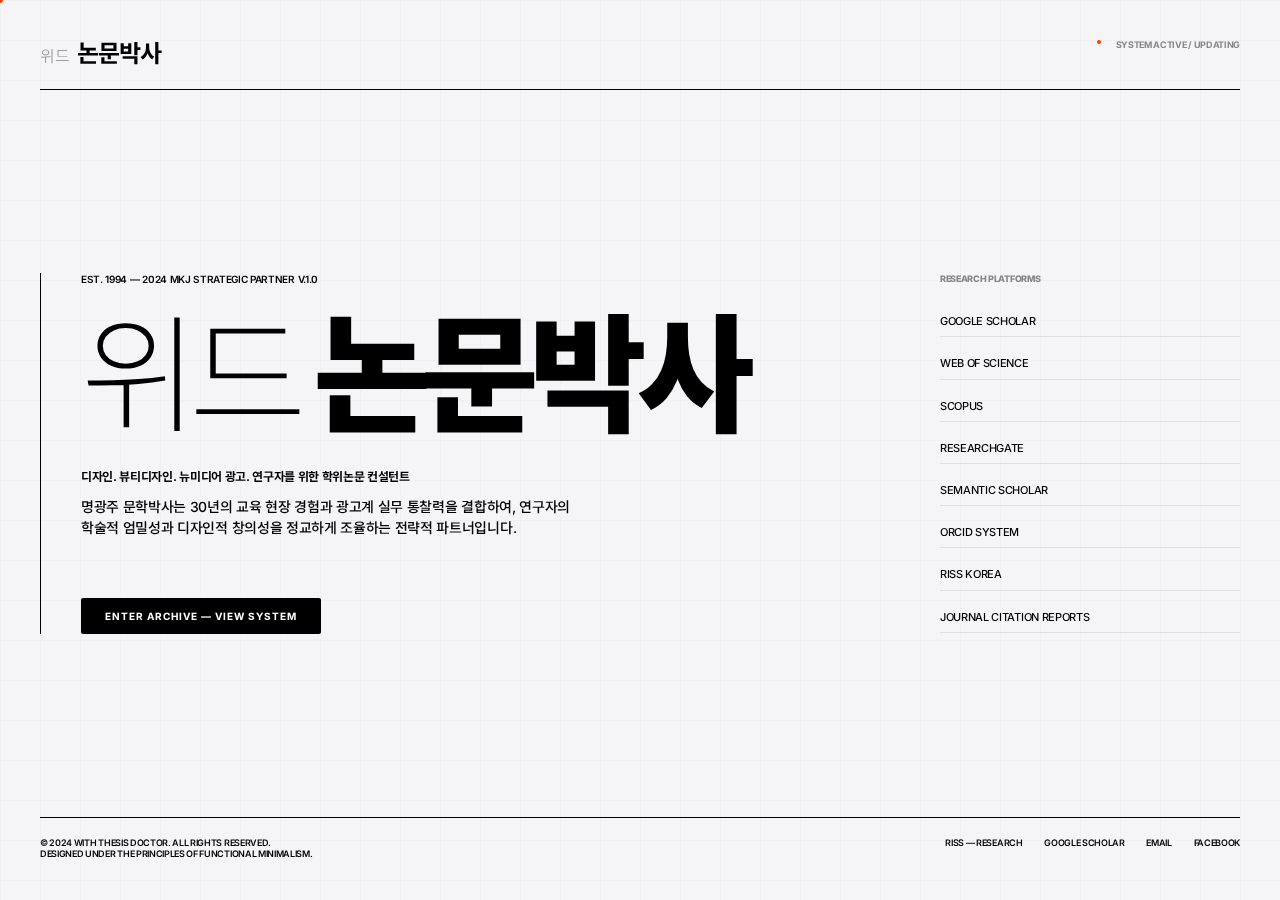
<file: index.html>
<!DOCTYPE html>
<html lang="ko">
<head>
    <meta charset="UTF-8">
    <meta name="viewport" content="width=device-width, initial-scale=1.0">
    <title>Work in Progress | 위드 논문박사</title>
    <link rel="stylesheet" href="wip-style.css">
    <link rel="preconnect" href="https://fonts.googleapis.com">
    <link rel="preconnect" href="https://fonts.gstatic.com" crossorigin>
    <link href="https://fonts.googleapis.com/css2?family=Inter:wght@200;400;500;700;800&family=Noto+Sans+KR:wght@300;400;700&display=swap" rel="stylesheet">
</head>
<body>
    <div class="cursor"></div>
    <div class="noise"></div>
    
    <div class="braun-dial">
        <div class="dial-line"></div>
        <div class="dial-line"></div>
        <div class="dial-line accent"></div>
        <div class="dial-line"></div>
    </div>

    <div class="site-wrapper">
        <header class="header">
            <div class="logo">
                <span class="with-text">위드</span>
                <span class="bold-highlight">논문박사</span>
            </div>
            <div class="status-module">
                <span class="status-dot"></span>
                <span class="status-text">SYSTEM ACTIVE / UPDATING</span>
            </div>
        </header>

        <main class="content">
            <section class="hero">
                <div class="stamp">
                    EST. 1994 — 2024 <span>MKJ STRATEGIC PARTNER</span> <span>v.1.0</span>
                </div>
                <h1 class="wip-title">
                    <span class="light">위드</span> <span class="heavy">논문박사</span>
                </h1>
                <div class="statement">
                    <span class="highlight">디자인. 뷰티디자인. 뉴미디어 광고. 연구자를 위한 학위논문 컨설턴트</span>
                    명광주 문학박사는 30년의 교육 현장 경험과 광고계 실무 통찰력을 결합하여, 연구자의 학술적 엄밀성과 디자인적 창의성을 정교하게 조율하는 전략적 파트너입니다.
                </div>
                <div class="nav-module">
                    <a href="profile.html" class="enter-btn">ENTER ARCHIVE — VIEW SYSTEM</a>
                </div>
            </section>

            <aside class="ref-module">
                <p class="ref-label">RESEARCH PLATFORMS</p>
                <a href="https://scholar.google.com" class="ref-item" target="_blank">GOOGLE SCHOLAR</a>
                <a href="https://www.webofscience.com" class="ref-item" target="_blank">WEB OF SCIENCE</a>
                <a href="https://www.scopus.com" class="ref-item" target="_blank">SCOPUS</a>
                <a href="https://www.researchgate.net" class="ref-item" target="_blank">RESEARCHGATE</a>
                <a href="https://www.semanticscholar.org" class="ref-item" target="_blank">SEMANTIC SCHOLAR</a>
                <a href="https://orcid.org" class="ref-item" target="_blank">ORCID SYSTEM</a>
                <a href="https://www.riss.kr" class="ref-item" target="_blank">RISS KOREA</a>
                <a href="https://access.clarivate.com/login?app=jcr" class="ref-item" target="_blank">JOURNAL CITATION REPORTS</a>
            </aside>
        </main>

        <footer class="footer">
            <div class="footer-info">
                <p>© 2024 WITH THESIS DOCTOR. ALL RIGHTS RESERVED.</p>
                <p>DESIGNED UNDER THE PRINCIPLES OF FUNCTIONAL MINIMALISM.</p>
            </div>
            <div class="footer-links">
                <a href="https://www.riss.kr/search/Search.do?query=%EB%AA%85%EA%B4%91%EC%A3%BC" target="_blank">RISS — RESEARCH</a>
                <a href="https://scholar.google.co.kr/scholar?q=%EB%AA%85%EA%B4%91%EC%A3%BC" target="_blank">GOOGLE SCHOLAR</a>
                <a href="mailto:adpromyung@naver.com">EMAIL</a>
                <a href="https://www.facebook.com/hansungjob/?locale=ko_KR" target="_blank">FACEBOOK</a>
            </div>
        </footer>
    </div>

    <script>
        const cursor = document.querySelector('.cursor');
        document.addEventListener('mousemove', (e) => {
            cursor.style.left = e.clientX + 'px';
            cursor.style.top = e.clientY + 'px';
        });

        const interactive = document.querySelectorAll('a, .enter-btn');
        interactive.forEach(el => {
            el.addEventListener('mouseenter', () => cursor.classList.add('active'));
            el.addEventListener('mouseleave', () => cursor.classList.remove('active'));
        });
    </script>
</body>
</html>
</file>
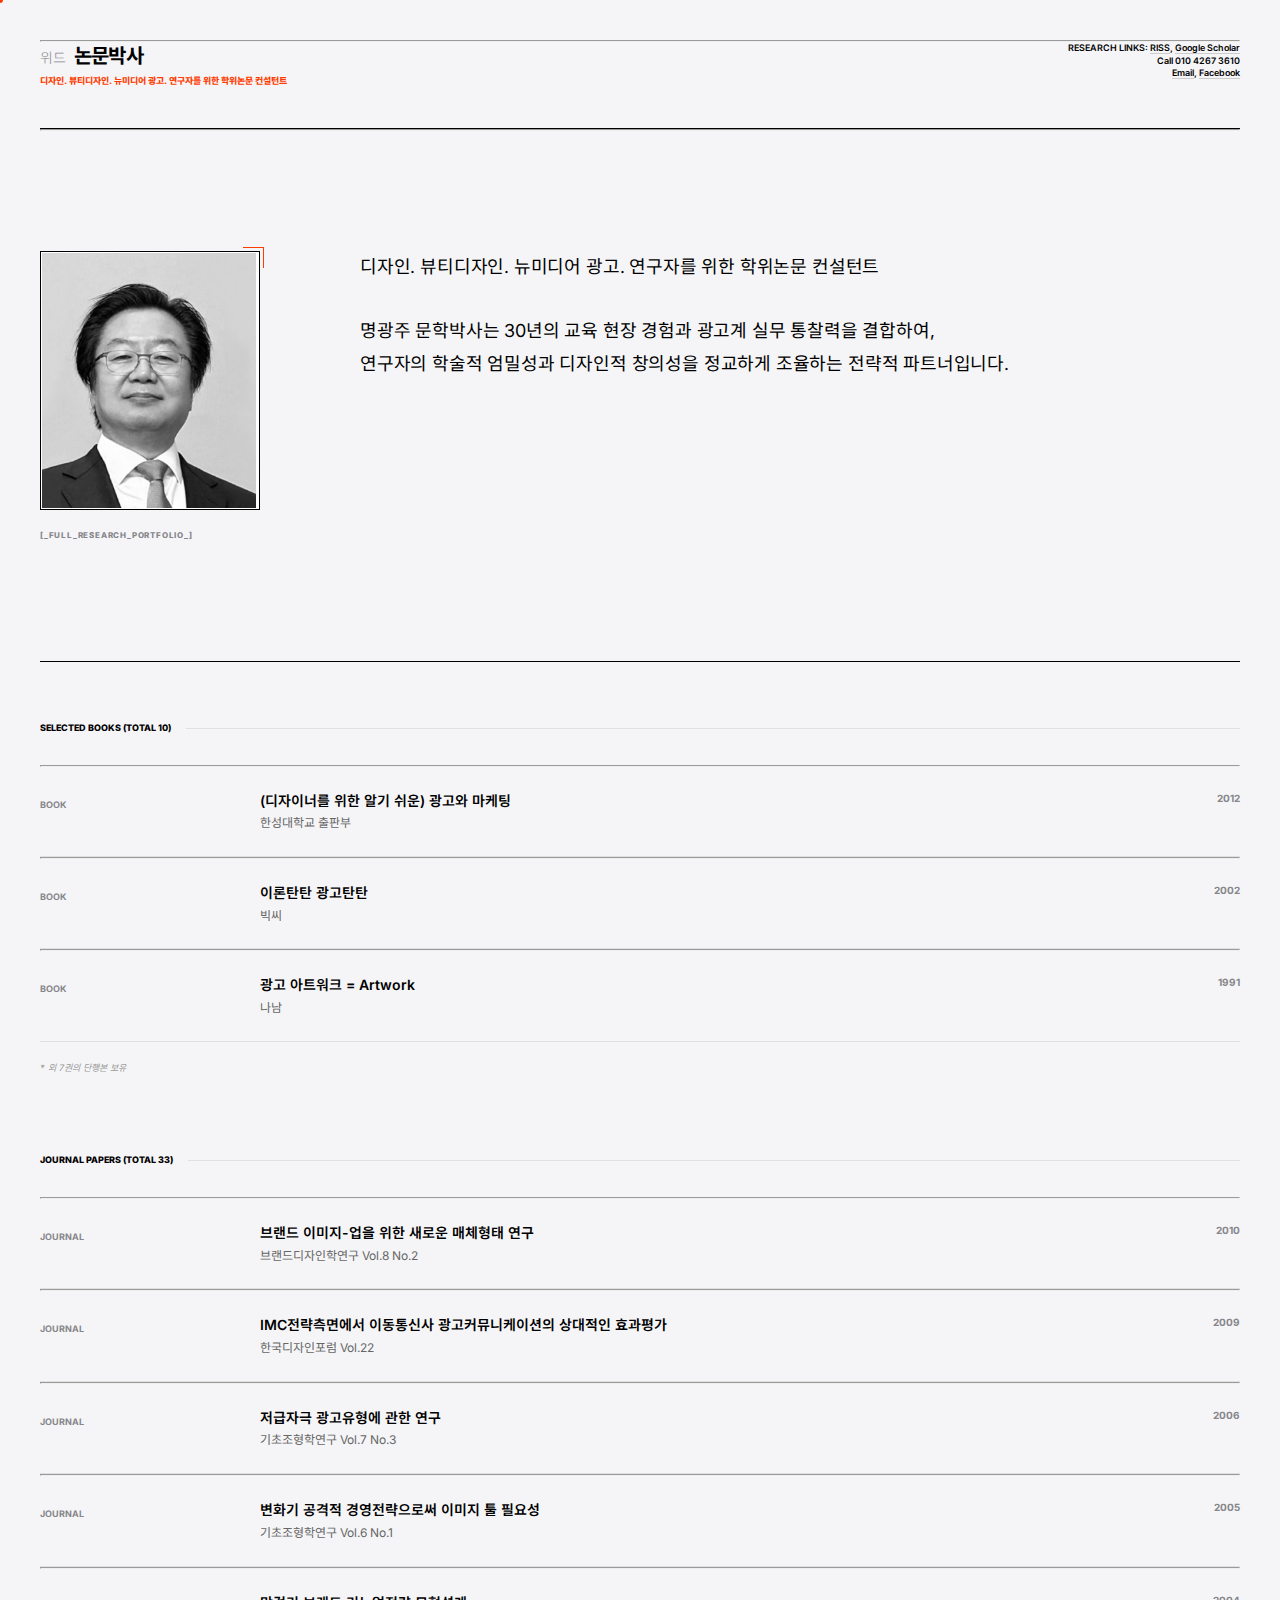
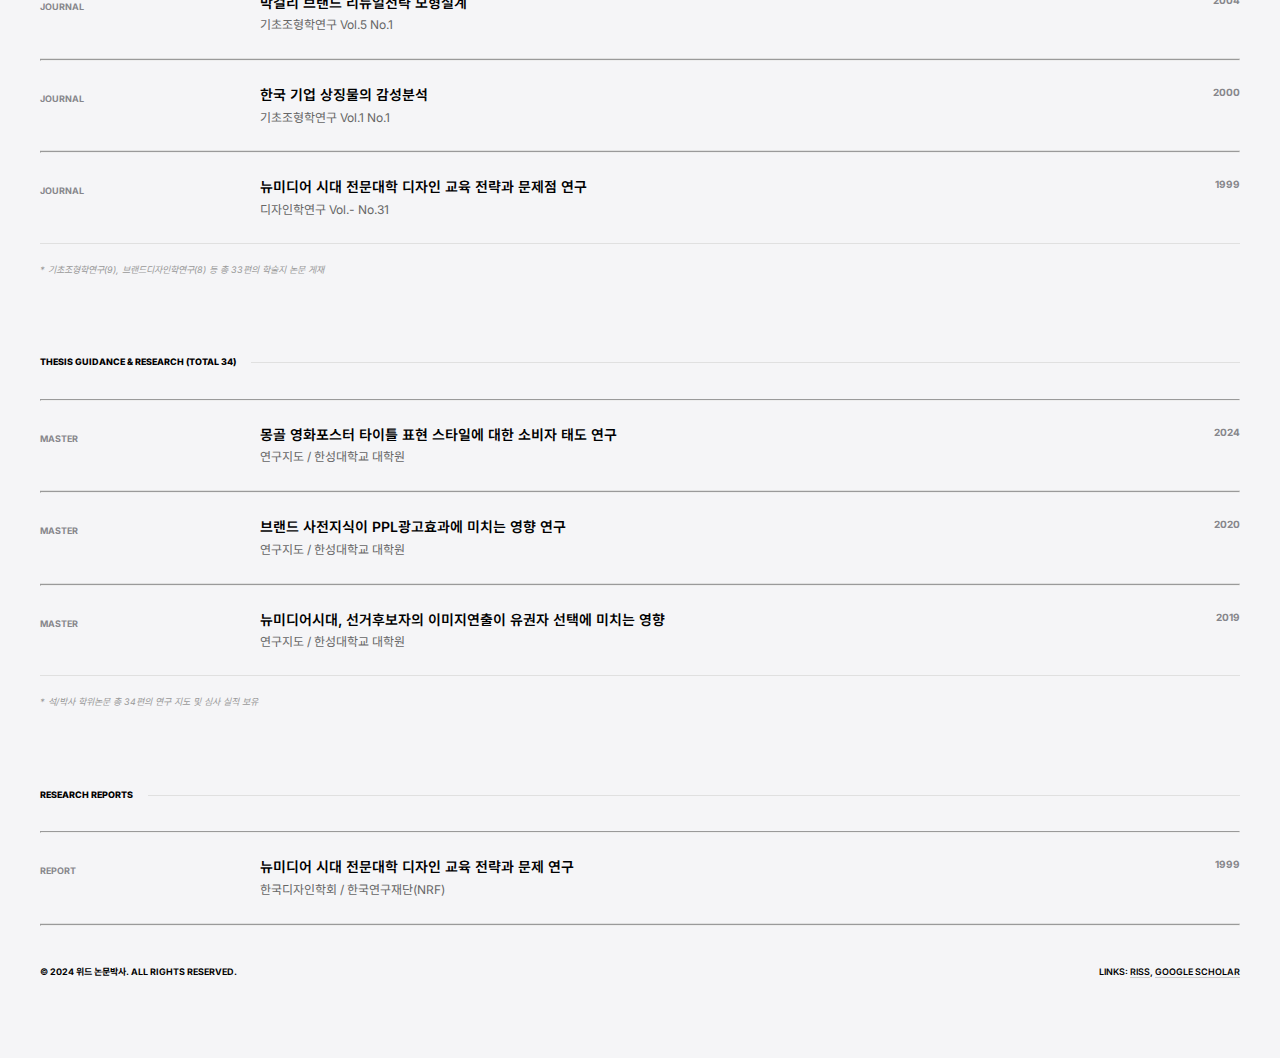
<file: profile.html>
<!DOCTYPE html>
<html lang="ko">
<head>
    <meta charset="UTF-8">
    <meta name="viewport" content="width=device-width, initial-scale=1.0">
    <title>명광주 교수 포트폴리오 | 위드 논문박사</title>
    <link rel="stylesheet" href="style.css">
    <link rel="preconnect" href="https://fonts.googleapis.com">
    <link rel="preconnect" href="https://fonts.gstatic.com" crossorigin>
    <link href="https://fonts.googleapis.com/css2?family=Inter:wght@300;400;500;600&family=Noto+Sans+KR:wght@300;400;500&display=swap" rel="stylesheet">
</head>
<body>
    <div class="cursor"></div>
    <div class="noise"></div>
    <div class="site-container">
        <header class="site-header">
            <div class="header-inner">
                <hr class="separator">
                <div class="header-content">
                    <div class="header-left">
                        <a href="index.html" class="back-home-link">
                            <div class="logo">
                                <span class="with-text">위드</span>
                                <span class="bold-highlight">논문박사</span>
                            </div>
                        </a>
                        <p class="header-desc">디자인. 뷰티디자인. 뉴미디어 광고. 연구자를 위한 학위논문 컨설턴트</p>
                    </div>
                    <div class="header-right">
                        <div class="contact-info">
                            <p>RESEARCH LINKS: 
                                <a href="https://www.riss.kr/search/Search.do?isDetailSearch=N&searchGubun=true&viewYn=OP&query=%EB%AA%85%EA%B4%91%EC%A3%BC" target="_blank">RISS</a>, 
                                <a href="https://scholar.google.co.kr/scholar?q=%EB%AA%85%EA%B4%91%EC%A3%BC" target="_blank">Google Scholar</a>
                            </p>
                            <p>Call 010 4267 3610</p>
                            <p><a href="mailto:adpromyung@naver.com">Email</a>, <a href="https://www.facebook.com/hansungjob/?locale=ko_KR" target="_blank">Facebook</a></p>
                        </div>
                    </div>
                </div>
                <hr class="separator">
            </div>
        </header>

        <main class="site-main">
            <section class="intro-section">
                <div class="intro-grid">
                    <div class="intro-image-container">
                        <div class="intro-image">
                            <img src="assets/images/profile.jpg" alt="명광주 교수 프로필" class="bw-profile">
                        </div>
                        <p class="label">[_FULL_RESEARCH_PORTFOLIO_]</p>
                    </div>
                    <div class="intro-text">
                        <div class="statement-grid">
                            <h1 class="main-statement">
                                디자인. 뷰티디자인. 뉴미디어 광고. 연구자를 위한 학위논문 컨설턴트 <br><br>
                                명광주 문학박사는 30년의 교육 현장 경험과 광고계 실무 통찰력을 결합하여, <br>
                                연구자의 학술적 엄밀성과 디자인적 창의성을 정교하게 조율하는 전략적 파트너입니다.
                            </h1>
                        </div>
                    </div>
                </div>
            </section>

            <!-- Books Section -->
            <section class="experience-section">
                <p class="section-label">Selected Books (Total 10)</p>
                <div class="experience-item">
                    <hr class="separator">
                    <div class="exp-grid">
                        <div class="exp-meta"><span class="category">Book</span></div>
                        <div class="exp-content"><h3>(디자이너를 위한 알기 쉬운) 광고와 마케팅</h3><p>한성대학교 출판부</p></div>
                        <div class="exp-date">2012</div>
                    </div>
                </div>
                <div class="experience-item">
                    <hr class="separator">
                    <div class="exp-grid">
                        <div class="exp-meta"><span class="category">Book</span></div>
                        <div class="exp-content"><h3>이론탄탄 광고탄탄</h3><p>빅씨</p></div>
                        <div class="exp-date">2002</div>
                    </div>
                </div>
                <div class="experience-item">
                    <hr class="separator">
                    <div class="exp-grid">
                        <div class="exp-meta"><span class="category">Book</span></div>
                        <div class="exp-content"><h3>광고 아트워크 = Artwork</h3><p>나남</p></div>
                        <div class="exp-date">1991</div>
                    </div>
                </div>
                <p class="more-info">* 외 7권의 단행본 보유</p>
            </section>

            <!-- Journal Papers Section -->
            <section class="experience-section">
                <p class="section-label">Journal Papers (Total 33)</p>
                <div class="experience-item">
                    <hr class="separator">
                    <div class="exp-grid">
                        <div class="exp-meta"><span class="category">Journal</span></div>
                        <div class="exp-content"><h3>브랜드 이미지-업을 위한 새로운 매체형태 연구</h3><p>브랜드디자인학연구 Vol.8 No.2</p></div>
                        <div class="exp-date">2010</div>
                    </div>
                </div>
                <div class="experience-item">
                    <hr class="separator">
                    <div class="exp-grid">
                        <div class="exp-meta"><span class="category">Journal</span></div>
                        <div class="exp-content"><h3>IMC전략측면에서 이동통신사 광고커뮤니케이션의 상대적인 효과평가</h3><p>한국디자인포럼 Vol.22</p></div>
                        <div class="exp-date">2009</div>
                    </div>
                </div>
                <div class="experience-item">
                    <hr class="separator">
                    <div class="exp-grid">
                        <div class="exp-meta"><span class="category">Journal</span></div>
                        <div class="exp-content"><h3>저급자극 광고유형에 관한 연구</h3><p>기초조형학연구 Vol.7 No.3</p></div>
                        <div class="exp-date">2006</div>
                    </div>
                </div>
                <div class="experience-item">
                    <hr class="separator">
                    <div class="exp-grid">
                        <div class="exp-meta"><span class="category">Journal</span></div>
                        <div class="exp-content"><h3>변화기 공격적 경영전략으로써 이미지 툴 필요성</h3><p>기초조형학연구 Vol.6 No.1</p></div>
                        <div class="exp-date">2005</div>
                    </div>
                </div>
                <div class="experience-item">
                    <hr class="separator">
                    <div class="exp-grid">
                        <div class="exp-meta"><span class="category">Journal</span></div>
                        <div class="exp-content"><h3>막걸리 브랜드 리뉴얼전략 모형설계</h3><p>기초조형학연구 Vol.5 No.1</p></div>
                        <div class="exp-date">2004</div>
                    </div>
                </div>
                <div class="experience-item">
                    <hr class="separator">
                    <div class="exp-grid">
                        <div class="exp-meta"><span class="category">Journal</span></div>
                        <div class="exp-content"><h3>한국 기업 상징물의 감성분석</h3><p>기초조형학연구 Vol.1 No.1</p></div>
                        <div class="exp-date">2000</div>
                    </div>
                </div>
                <div class="experience-item">
                    <hr class="separator">
                    <div class="exp-grid">
                        <div class="exp-meta"><span class="category">Journal</span></div>
                        <div class="exp-content"><h3>뉴미디어 시대 전문대학 디자인 교육 전략과 문제점 연구</h3><p>디자인학연구 Vol.- No.31</p></div>
                        <div class="exp-date">1999</div>
                    </div>
                </div>
                <p class="more-info">* 기초조형학연구(9), 브랜드디자인학연구(8) 등 총 33편의 학술지 논문 게재</p>
            </section>

            <!-- Thesis Guidance Section -->
            <section class="experience-section">
                <p class="section-label">Thesis Guidance & Research (Total 34)</p>
                <div class="experience-item">
                    <hr class="separator">
                    <div class="exp-grid">
                        <div class="exp-meta"><span class="category">Master</span></div>
                        <div class="exp-content"><h3>몽골 영화포스터 타이틀 표현 스타일에 대한 소비자 태도 연구</h3><p>연구지도 / 한성대학교 대학원</p></div>
                        <div class="exp-date">2024</div>
                    </div>
                </div>
                <div class="experience-item">
                    <hr class="separator">
                    <div class="exp-grid">
                        <div class="exp-meta"><span class="category">Master</span></div>
                        <div class="exp-content"><h3>브랜드 사전지식이 PPL광고효과에 미치는 영향 연구</h3><p>연구지도 / 한성대학교 대학원</p></div>
                        <div class="exp-date">2020</div>
                    </div>
                </div>
                <div class="experience-item">
                    <hr class="separator">
                    <div class="exp-grid">
                        <div class="exp-meta"><span class="category">Master</span></div>
                        <div class="exp-content"><h3>뉴미디어시대, 선거후보자의 이미지연출이 유권자 선택에 미치는 영향</h3><p>연구지도 / 한성대학교 대학원</p></div>
                        <div class="exp-date">2019</div>
                    </div>
                </div>
                <p class="more-info">* 석/박사 학위논문 총 34편의 연구 지도 및 심사 실적 보유</p>
            </section>

            <!-- Reports Section -->
            <section class="experience-section">
                <p class="section-label">Research Reports</p>
                <div class="experience-item">
                    <hr class="separator">
                    <div class="exp-grid">
                        <div class="exp-meta"><span class="category">Report</span></div>
                        <div class="exp-content"><h3>뉴미디어 시대 전문대학 디자인 교육 전략과 문제 연구</h3><p>한국디자인학회 / 한국연구재단(NRF)</p></div>
                        <div class="exp-date">1999</div>
                    </div>
                </div>
            </section>
        </main>

        <footer class="site-footer">
            <div class="footer-inner">
                <hr class="separator">
                <div class="footer-content">
                    <div class="footer-left">
                        <p class="copyright">&copy; 2024 위드 논문박사. All rights reserved.</p>
                    </div>
                    <div class="footer-right">
                        <div class="contact-info">
                            <p>LINKS: 
                                <a href="https://www.riss.kr/search/Search.do?isDetailSearch=N&searchGubun=true&viewYn=OP&query=%EB%AA%85%EA%B4%91%EC%A3%BC" target="_blank">RISS</a>, 
                                <a href="https://scholar.google.co.kr/scholar?q=%EB%AA%85%EA%B4%91%EC%A3%BC" target="_blank">Google Scholar</a>
                            </p>
                        </div>
                    </div>
                </div>
            </div>
        </footer>
    </div>

    <script>
        document.addEventListener('mousemove', (e) => {
            const cursor = document.querySelector('.cursor');
            if(cursor) {
                cursor.style.left = e.clientX + 'px';
                cursor.style.top = e.clientY + 'px';
            }
        });

        const interactiveElements = document.querySelectorAll('a, button, .experience-item, .intro-image img');
        interactiveElements.forEach(item => {
            item.addEventListener('mouseenter', () => {
                const cursor = document.querySelector('.cursor');
                if(cursor) cursor.classList.add('active');
            });
            item.addEventListener('mouseleave', () => {
                const cursor = document.querySelector('.cursor');
                if(cursor) cursor.classList.remove('active');
            });
        });
    </script>
</body>
</html>
</file>
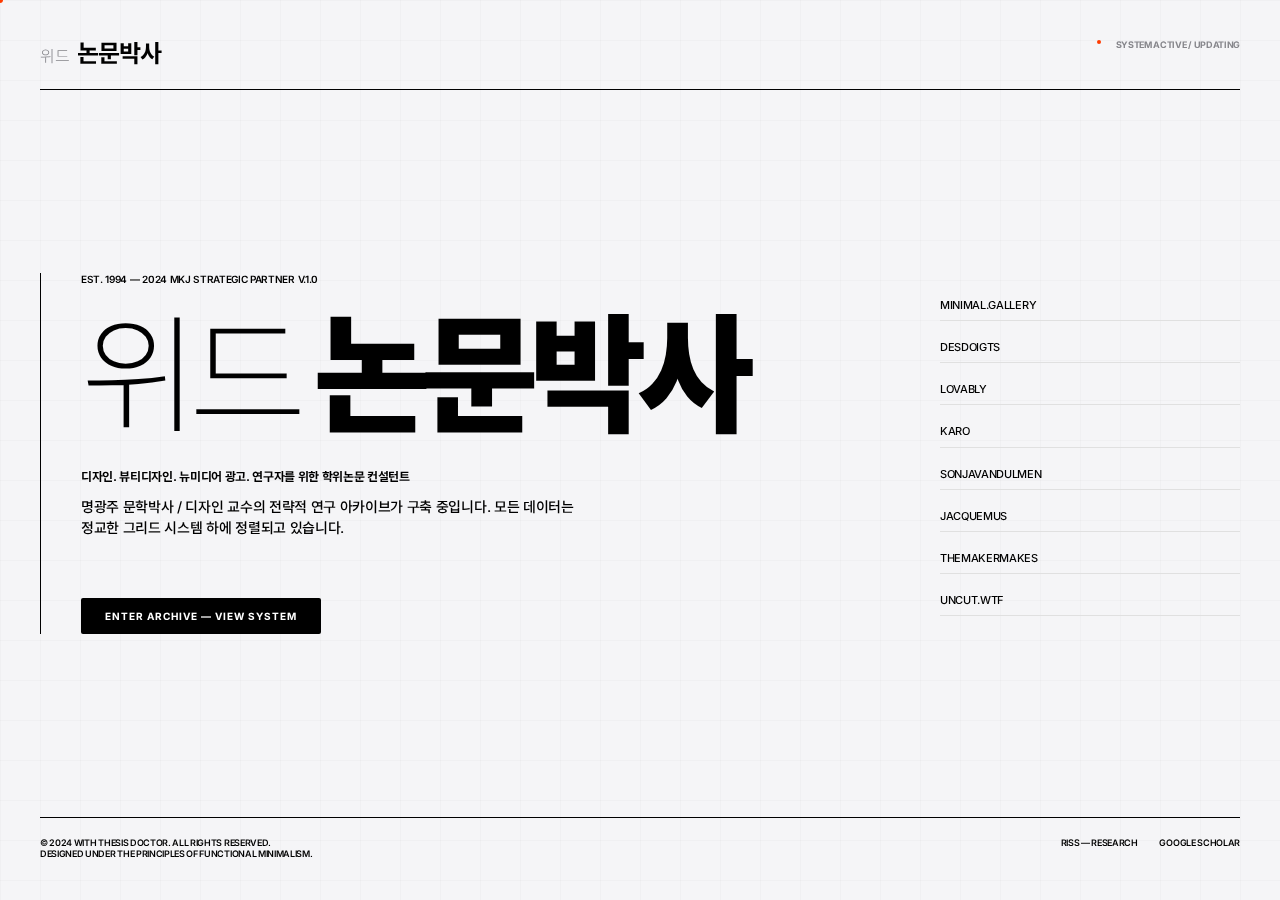
<file: wip.html>
<!DOCTYPE html>
<html lang="ko">
<head>
    <meta charset="UTF-8">
    <meta name="viewport" content="width=device-width, initial-scale=1.0">
    <title>Work in Progress | 위드 논문박사</title>
    <link rel="stylesheet" href="wip-style.css">
    <link rel="preconnect" href="https://fonts.googleapis.com">
    <link rel="preconnect" href="https://fonts.gstatic.com" crossorigin>
    <link href="https://fonts.googleapis.com/css2?family=Inter:wght@200;400;500;700;800&family=Noto+Sans+KR:wght@300;400;700&display=swap" rel="stylesheet">
</head>
<body>
    <div class="cursor"></div>
    <div class="noise"></div>
    
    <div class="braun-dial">
        <div class="dial-line"></div>
        <div class="dial-line"></div>
        <div class="dial-line accent"></div>
        <div class="dial-line"></div>
    </div>

    <div class="site-wrapper">
        <header class="header">
            <div class="logo">
                <span class="with-text">위드</span>
                <span class="bold-highlight">논문박사</span>
            </div>
            <div class="status-module">
                <span class="status-dot"></span>
                <span class="status-text">SYSTEM ACTIVE / UPDATING</span>
            </div>
        </header>

        <main class="content">
            <section class="hero">
                <div class="stamp">
                    EST. 1994 — 2024 <span>MKJ STRATEGIC PARTNER</span> <span>v.1.0</span>
                </div>
                <h1 class="wip-title">
                    <span class="light">위드</span> <span class="heavy">논문박사</span>
                </h1>
                <div class="statement">
                    <span class="highlight">디자인. 뷰티디자인. 뉴미디어 광고. 연구자를 위한 학위논문 컨설턴트</span>
                    명광주 문학박사 / 디자인 교수의 전략적 연구 아카이브가 구축 중입니다. 모든 데이터는 정교한 그리드 시스템 하에 정렬되고 있습니다.
                </div>
                <div class="nav-module">
                    <a href="index.html" class="enter-btn">ENTER ARCHIVE — VIEW SYSTEM</a>
                </div>
            </section>

            <aside class="ref-module">
                <a href="https://minimal.gallery" class="ref-item" target="_blank">MINIMAL.GALLERY</a>
                <a href="https://desdoigts.com" class="ref-item" target="_blank">DESDOIGTS</a>
                <a href="https://lovably.com" class="ref-item" target="_blank">LOVABLY</a>
                <a href="https://karocrafts.com" class="ref-item" target="_blank">KARO</a>
                <a href="https://sonjavandulmen.com" class="ref-item" target="_blank">SONJAVANDULMEN</a>
                <a href="https://jacquemus.com" class="ref-item" target="_blank">JACQUEMUS</a>
                <a href="https://themakermakes.com" class="ref-item" target="_blank">THEMAKERMAKES</a>
                <a href="https://uncut.wtf" class="ref-item" target="_blank">UNCUT.WTF</a>
            </aside>
        </main>

        <footer class="footer">
            <div class="footer-info">
                <p>© 2024 WITH THESIS DOCTOR. ALL RIGHTS RESERVED.</p>
                <p>DESIGNED UNDER THE PRINCIPLES OF FUNCTIONAL MINIMALISM.</p>
            </div>
            <div class="footer-links">
                <a href="https://www.riss.kr/search/Search.do?query=%EB%AA%85%EA%B4%91%EC%A3%BC" target="_blank">RISS — RESEARCH</a>
                <a href="https://scholar.google.co.kr/scholar?q=%EB%AA%85%EA%B4%91%EC%A3%BC" target="_blank">GOOGLE SCHOLAR</a>
            </div>
        </footer>
    </div>

    <script>
        const cursor = document.querySelector('.cursor');
        document.addEventListener('mousemove', (e) => {
            cursor.style.left = e.clientX + 'px';
            cursor.style.top = e.clientY + 'px';
        });

        const interactive = document.querySelectorAll('a, .enter-btn');
        interactive.forEach(el => {
            el.addEventListener('mouseenter', () => cursor.classList.add('active'));
            el.addEventListener('mouseleave', () => cursor.classList.remove('active'));
        });
    </script>
</body>
</html>
</file>
<file: wip-style.css>
:root {
    --bg-color: #f5f5f7; /* Apple-esque high-end neutral */
    --text-color: #000000;
    --accent-color: #ff3b00;
    --border-color: #000000;
    --meta-color: #86868b;
    --font-main: 'Inter', 'Noto Sans KR', sans-serif;
    --unit: 4px;
}

* {
    margin: 0;
    padding: 0;
    box-sizing: border-box;
    cursor: none;
}

body {
    background-color: var(--bg-color);
    color: var(--text-color);
    font-family: var(--font-main);
    line-height: 1.2;
    -webkit-font-smoothing: antialiased;
    letter-spacing: -0.02em;
    overflow-x: hidden;
}

/* Subtle Technical Grid Overlay */
body::before {
    content: '';
    position: fixed;
    top: 0;
    left: 0;
    width: 100%;
    height: 100%;
    background-image: 
        linear-gradient(to right, rgba(0,0,0,0.02) 1px, transparent 1px),
        linear-gradient(to bottom, rgba(0,0,0,0.02) 1px, transparent 1px);
    background-size: 40px 40px;
    pointer-events: none;
    z-index: -1;
}

.noise {
    position: fixed;
    top: 0;
    left: 0;
    width: 100%;
    height: 100%;
    background-image: url("https://grainy-gradients.vercel.app/noise.svg");
    opacity: 0.04;
    pointer-events: none;
    z-index: 9999;
}

/* Precision Cursor */
.cursor {
    position: fixed;
    width: 6px;
    height: 6px;
    background: var(--accent-color);
    border-radius: 50%;
    pointer-events: none;
    z-index: 10000;
    transform: translate(-50%, -50%);
    transition: width 0.2s, height 0.2s, background 0.2s;
}

.cursor.active {
    width: 30px;
    height: 30px;
    background: transparent;
    border: 0.5px solid var(--text-color);
}

.site-wrapper {
    min-height: 100vh;
    padding: calc(var(--unit) * 10);
    display: flex;
    flex-direction: column;
}

/* Header: Ultra-minimal Precision */
.header {
    display: flex;
    justify-content: space-between;
    align-items: flex-start;
    padding-bottom: calc(var(--unit) * 5);
    border-bottom: 0.5px solid var(--text-color);
}

.logo {
    display: flex;
    align-items: baseline;
    gap: calc(var(--unit) * 2);
}

.with-text {
    font-weight: 300;
    font-size: 16px;
    color: var(--meta-color);
}

.bold-highlight {
    font-weight: 700;
    font-size: 24px;
    letter-spacing: -0.04em;
}

.status-module {
    font-size: 9px;
    font-weight: 700;
    display: flex;
    gap: 15px;
    color: var(--meta-color);
}

.status-dot {
    width: 4px;
    height: 4px;
    background: var(--accent-color);
    border-radius: 50%;
}

/* Main Content: Systematic & Spatial */
.content {
    flex-grow: 1;
    display: grid;
    grid-template-columns: 1fr 300px;
    gap: 80px;
    padding: 100px 0;
    align-items: center;
}

.hero {
    border-left: 1px solid var(--text-color);
    padding-left: 40px;
}

.stamp {
    font-size: 10px;
    font-weight: 600;
    margin-bottom: 40px;
    text-transform: uppercase;
}

.wip-title {
    font-size: clamp(60px, 10vw, 140px);
    line-height: 0.8;
    letter-spacing: -0.08em;
    margin-bottom: 40px;
    text-transform: uppercase;
}

.wip-title .light {
    font-weight: 200;
    color: var(--text-color);
}

.wip-title .heavy {
    font-weight: 900;
    color: var(--text-color);
}

.statement {
    font-size: 14px;
    font-weight: 500;
    line-height: 1.5;
    color: var(--text-color);
    max-width: 500px;
}

.statement .highlight {
    font-weight: 700;
    display: block;
    margin-bottom: 10px;
    text-transform: uppercase;
    font-size: 12px;
}

/* Action: Minimal Industrial Button */
.enter-btn {
    margin-top: 60px;
    display: inline-flex;
    padding: 12px 24px;
    background: var(--text-color);
    color: #fff;
    text-decoration: none;
    font-size: 10px;
    font-weight: 700;
    letter-spacing: 0.1em;
    border-radius: 2px;
    transition: all 0.3s cubic-bezier(0.19, 1, 0.22, 1);
}

.enter-btn:hover {
    transform: translateY(-2px);
    box-shadow: 0 10px 20px rgba(0,0,0,0.1);
}

/* References: Technical Sidebar */
.ref-module {
    display: flex;
    flex-direction: column;
    gap: 12px;
}

.ref-label {
    font-size: 9px;
    font-weight: 800;
    color: var(--meta-color);
    margin-bottom: 10px;
}

.ref-item {
    font-size: 11px;
    font-weight: 500;
    color: var(--text-color);
    text-decoration: none;
    padding: 8px 0;
    border-bottom: 0.5px solid #e0e0e0;
    display: flex;
    justify-content: space-between;
    transition: all 0.2s;
}

.ref-item::after { content: '↗'; opacity: 0; transform: translate(-5px, 5px); transition: all 0.2s; }
.ref-item:hover { color: var(--accent-color); border-bottom-color: var(--accent-color); }
.ref-item:hover::after { opacity: 1; transform: translate(0, 0); }

/* Footer */
.footer {
    display: flex;
    justify-content: space-between;
    padding-top: 20px;
    border-top: 0.5px solid var(--text-color);
    font-size: 9px;
    font-weight: 600;
    text-transform: uppercase;
}

.footer-links a {
    color: inherit;
    text-decoration: none;
    margin-left: 20px;
}

/* Modern Mobile Optimization: Dieter Rams Contemporary */
@media (max-width: 1024px) {
    :root { --unit: 3px; }
    
    .site-wrapper { padding: 15px; overflow-x: hidden; background-attachment: fixed; }
    
    .header { 
        padding: 10px 0 20px 0;
        border-bottom-width: 1px;
    }
    
    .logo { 
        display: flex;
        flex-direction: column;
        gap: 2px;
        align-items: flex-start;
    }
    .with-text { font-size: 18px; margin-bottom: -5px; }
    .bold-highlight { font-size: 32px; letter-spacing: -0.05em; }
    
    .content { 
        grid-template-columns: 1fr; 
        gap: 0; 
        padding: 40px 0 80px 0;
    }
    
    .hero { 
        padding-left: 0; 
        border-left: none;
        margin: 0;
    }
    
    .stamp { font-size: 8px; margin-bottom: 25px; opacity: 0.5; }

    .wip-title { 
        font-size: clamp(54px, 18vw, 84px); 
        margin: 20px 0 40px 0;
        letter-spacing: -0.07em;
        line-height: 0.8;
        display: block;
        width: 100%;
    }
    .wip-title span { display: block; }
    .wip-title .light { font-size: 0.6em; opacity: 0.7; }

    .statement { 
        font-size: 15px; 
        line-height: 1.5;
        border-left: 2px solid var(--accent-color);
        padding-left: 15px;
        margin-bottom: 50px;
    }
    .statement .highlight { font-size: 13px; line-height: 1.3; margin-bottom: 15px; }

    .nav-module { margin-top: 20px; width: 100%; }
    .enter-btn { 
        width: 100%; 
        padding: 22px;
        font-size: 12px;
        background: var(--text-color);
        color: #fff;
        display: flex;
        justify-content: space-between;
        border-radius: 0;
        box-shadow: 0 15px 35px rgba(0,0,0,0.15);
    }
    
    .ref-module { 
        margin-top: 80px; 
        display: flex;
        flex-direction: column;
        gap: 0;
        padding: 0;
        background: transparent;
        border: none;
    }
    
    .ref-label { padding-bottom: 15px; border-bottom: 1px solid #000; width: 100%; }
    .ref-item { 
        font-size: 12px; 
        padding: 18px 0;
        border-bottom: 0.5px solid rgba(0,0,0,0.1);
        width: 100%;
        display: flex;
        justify-content: space-between;
        align-items: center;
    }
    .ref-item::after { opacity: 0.3; font-size: 14px; }

    .footer { 
        margin-top: 60px;
        flex-direction: column; 
        gap: 30px; 
        align-items: flex-start;
        padding-bottom: 40px;
    }
    .footer-links { width: 100%; display: grid; grid-template-columns: 1fr 1fr; gap: 15px; }
    .footer-links a { margin-left: 0; font-size: 11px; padding: 10px 0; border-bottom: 1px solid #ddd; }

    .cursor { display: none; } /* Hide custom cursor on touch devices */
}

@media (max-width: 480px) {
    .wip-title { font-size: 42px; }
    .ref-module { grid-template-columns: 1fr; }
}
</file>
<file: style.css>
:root {
    --bg-color: #f5f5f7;
    --text-color: #000000;
    --accent-color: #ff3b00;
    --border-color: #000000;
    --meta-color: #86868b;
    --font-main: 'Inter', 'Noto Sans KR', sans-serif;
}

* {
    margin: 0;
    padding: 0;
    box-sizing: border-box;
    cursor: none;
}

body {
    background-color: var(--bg-color);
    color: var(--text-color);
    font-family: var(--font-main);
    line-height: 1.4;
    -webkit-font-smoothing: antialiased;
}

.noise {
    position: fixed;
    top: 0;
    left: 0;
    width: 100%;
    height: 100%;
    background-image: url("https://grainy-gradients.vercel.app/noise.svg");
    opacity: 0.04;
    pointer-events: none;
    z-index: 9999;
}

.cursor {
    position: fixed;
    width: 6px;
    height: 6px;
    background: var(--accent-color);
    border-radius: 50%;
    pointer-events: none;
    z-index: 10000;
    transform: translate(-50%, -50%);
    transition: width 0.2s, height 0.2s, background 0.2s;
}

.cursor.active {
    width: 30px;
    height: 30px;
    background: transparent;
    border: 0.5px solid var(--text-color);
}

.site-container {
    max-width: 1400px;
    margin: 0 auto;
    padding: 40px;
}

/* Header */
.header-content {
    display: flex;
    justify-content: space-between;
    align-items: flex-start;
    padding-bottom: 40px;
    border-bottom: 0.5px solid var(--text-color);
}

.logo {
    display: flex;
    align-items: baseline;
    gap: 8px;
}

.with-text {
    font-weight: 300;
    font-size: 14px;
    color: var(--meta-color);
}

.bold-highlight {
    font-weight: 700;
    font-size: 20px;
    letter-spacing: -0.04em;
}

.back-home-link { text-decoration: none; color: inherit; }

.header-desc {
    font-size: 9px;
    font-weight: 800;
    color: var(--accent-color);
    margin-top: 5px;
    text-transform: uppercase;
}

.contact-info {
    text-align: right;
    font-size: 9px;
    font-weight: 600;
}

.contact-info a {
    color: var(--text-color);
    text-decoration: none;
    border-bottom: 0.5px solid #ccc;
}

/* Intro: Fixed Precision Layout */
.intro-section {
    padding: 120px 0;
    border-bottom: 0.5px solid var(--text-color);
}

.intro-grid {
    display: flex;
    flex-direction: row;
    gap: 100px;
    align-items: flex-start;
}

.intro-image-container {
    width: 220px;
    flex-shrink: 0;
    display: flex;
    flex-direction: column;
    gap: 20px;
}

.intro-image {
    width: 100%;
    background: #fff;
    padding: 1px;
    border: 0.5px solid #000;
    position: relative;
}

.intro-image::before {
    content: '';
    position: absolute;
    top: -5px;
    right: -5px;
    width: 20px;
    height: 20px;
    border-top: 1px solid var(--accent-color);
    border-right: 1px solid var(--accent-color);
}

.bw-profile {
    width: 100%;
    height: auto;
    display: block;
    filter: grayscale(100%);
}

.label {
    font-size: 8px;
    font-weight: 800;
    letter-spacing: 0.1em;
    color: var(--meta-color);
    text-transform: uppercase;
}

.intro-text {
    flex-grow: 1;
    max-width: 800px;
}

.main-statement {
    font-size: 18px;
    font-weight: 400;
    line-height: 1.8;
    letter-spacing: -0.01em;
    word-break: keep-all;
    color: var(--text-color);
}

/* Listings: Grid Consistency */
.section-label {
    font-size: 9px;
    text-transform: uppercase;
    font-weight: 800;
    padding: 60px 0 30px 0;
    display: flex;
    align-items: center;
    gap: 15px;
}

.section-label::after { content: ''; flex-grow: 1; height: 0.5px; background: #e0e0e0; }

.experience-item {
    border-bottom: 0.5px solid #e0e0e0;
    transition: background 0.2s;
}

.experience-item:hover { background: #fff; }

.exp-grid {
    display: grid;
    grid-template-columns: 180px 1fr 140px;
    gap: 40px;
    padding: 24px 0;
}

.category { font-size: 9px; font-weight: 700; color: var(--meta-color); text-transform: uppercase; }
.exp-content h3 { font-size: 14px; font-weight: 600; margin-bottom: 5px; }
.exp-content p { font-size: 12px; color: #666; }
.exp-date { text-align: right; font-size: 10px; font-weight: 700; color: var(--meta-color); }

.more-info { font-size: 9px; color: #999; padding: 20px 0; font-style: italic; }

/* Footer */
.footer-content {
    padding: 40px 0;
    display: flex;
    justify-content: space-between;
    font-size: 9px;
    font-weight: 700;
    text-transform: uppercase;
}

/* Universal Mobile Fix: SystematicDieter Rams Contemporary */
@media (max-width: 1024px) {
    .site-container { padding: 15px; }
    
    .header-content { display: none; } /* Simplified for mobile */

    /* Landing Card Logic applied here too */
    .intro-section { 
        padding: 0;
        margin: 0 -15px 40px -15px;
        background: #fff;
        border-bottom: 1px solid #000;
    }
    .intro-grid { flex-direction: column; gap: 0; }
    .intro-image-container { 
        width: 100%; 
        padding: 40px 20px 0 20px;
        align-items: center;
    }
    .intro-image { width: 140px; }
    .intro-text { padding: 30px 20px 40px 20px; }
    .main-statement { 
        font-size: 15px; 
        line-height: 1.6; 
        border-left: 3px solid var(--accent-color);
        padding-left: 15px;
        max-width: 100%;
        word-break: keep-all;
    }

    .section-label { padding: 40px 0 15px 0; font-size: 10px; }
    
    /* FIX: Critical - Prevent vertical text break */
    .exp-grid { 
        display: block; /* Remove grid to prevent squashing */
        padding: 25px 0;
    }
    .category { display: block; margin-bottom: 8px; font-size: 8px; }
    .exp-content h3 { 
        font-size: 15px; 
        line-height: 1.3; 
        margin-bottom: 8px; 
        word-break: keep-all; 
        display: block;
    }
    .exp-content p { font-size: 12px; line-height: 1.5; color: #444; }
    .exp-date { 
        display: block;
        text-align: left; 
        margin-top: 12px; 
        font-size: 10px; 
        font-weight: 800; 
        color: var(--accent-color); 
    }

    .footer-content { flex-direction: column; gap: 20px; padding: 40px 0; }
    .cursor { display: none; }
}

@media (max-width: 480px) {
    .main-statement { font-size: 14px; }
}
</file>
